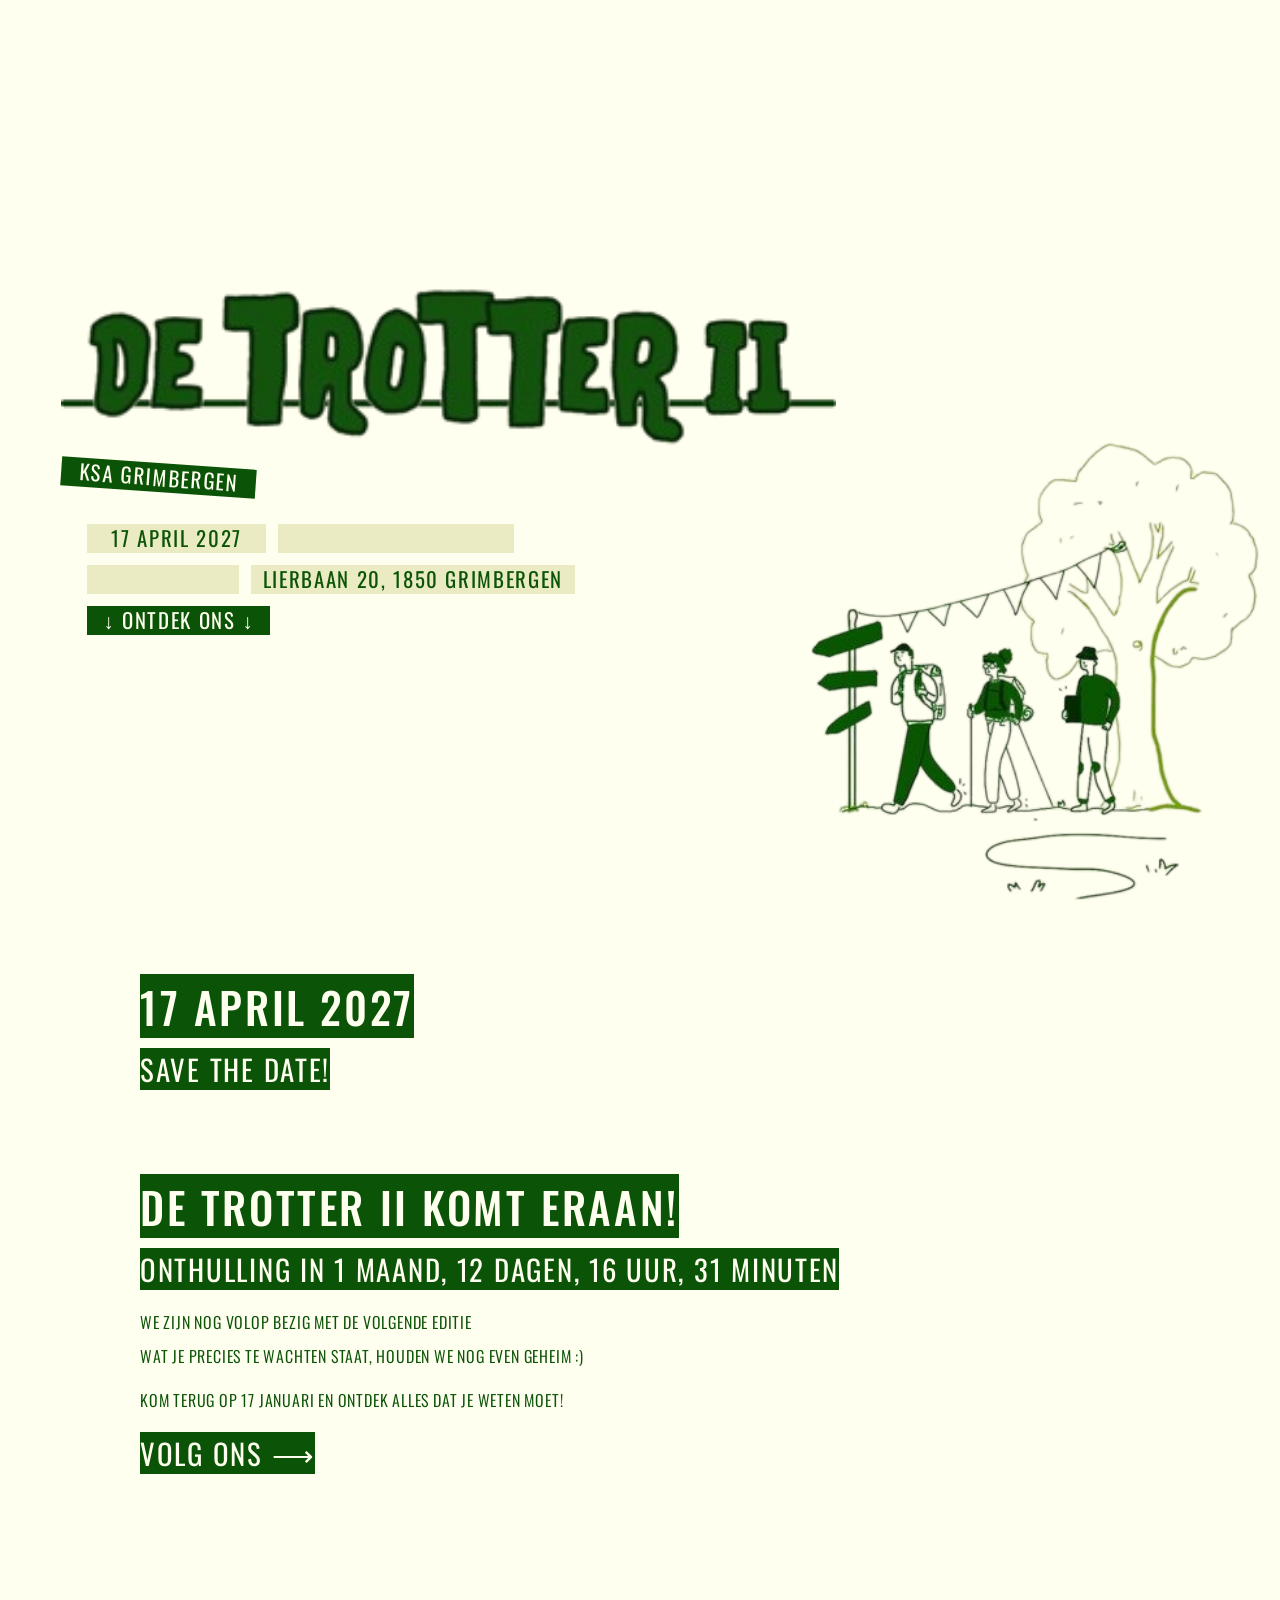
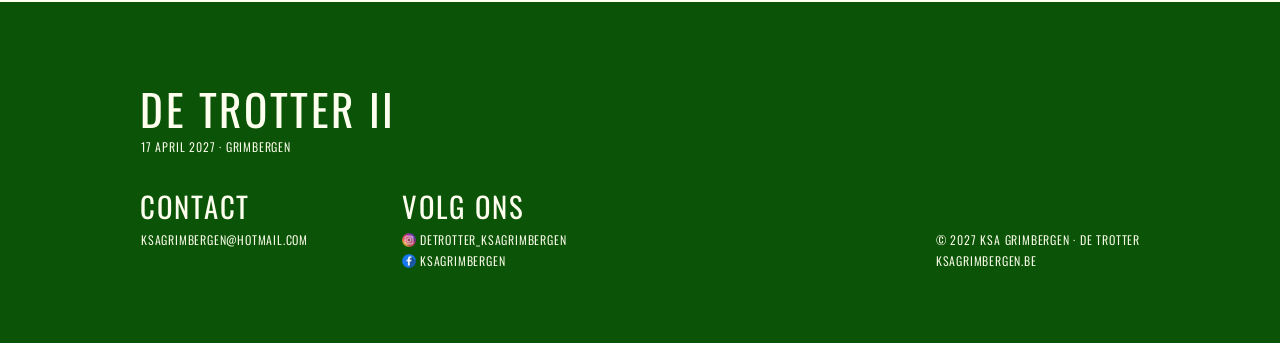
<file: index.html>
<!DOCTYPE html>
<html lang="nl">

<head>
	<meta charset="UTF-8">
	<meta name="viewport" content="width=device-width, initial-scale=1.0">
	<title>Teaserpage</title>

	<link rel="preconnect" href="https://fonts.googleapis.com">
	<link rel="preconnect" href="https://fonts.gstatic.com" crossorigin>
	<link href="https://fonts.googleapis.com/css2?family=Oswald:wght@200..700&display=swap" rel="stylesheet">

	<link rel="stylesheet" href="styles.css">
	<script src="script.js" defer></script>
</head>

<body>
	<div class="hero">
		<div class="hero-text">
			<div class="hero-titel">
				<img class="trotter-titel" src="Afbeeldingen/De_Trotter_II_titel.png" alt="">
				<h3 class="ksa-grimbergen">KSA Grimbergen</h3>
			</div>
			<div class="hero-info">
				<div class="info-row">
					<h3 class="datum">17 April 2027</h3>
					<h3 class="afstand" style="color: transparent;	user-select: none;">6 of 12 km wandelen</h3>
				</div>
				<div class="info-row">
					<h3 class="prijs" style="color: transparent;	user-select: none;">vanaf €9</h3>
					<h3 class="adres">Lierbaan 20, 1850 Grimbergen</h3>
				</div>
				<div class="info-row">
					<a class="ontdek-ons-a" href="#start">
							<button>
							<h3 class="ontdek-ons">&#8595; Ontdek ons &#8595;</h3>
						</button>
					</a>
				</div>
			</div>
		</div>
		<img class="hero-illustration" src="Afbeeldingen/De_Trotter_illustration.png" alt="">
	</div>
	
	<div class="outer-container">
		<h2 id="start">17 april 2027</h2>
		<h4>Save the date! </h4>
		<div class="spacing"></div>

		<h2>De Trotter II komt eraan!</h2>
		<div id="countdown"></div>
		<p>We zijn nog volop bezig met de volgende editie</p>
		<p style="margin-top: 0">Wat je precies te wachten staat, houden we nog even geheim :&#41;</p>
		<p style="margin-bottom: 20px">Kom terug op 17 januari en ontdek alles dat je weten moet!</p>
		<a href="https://www.instagram.com/detrotter_ksagrimbergen" target="_blank">
			<button>Volg ons &#10230</button>
		</a>
		<div class="spacing"></div>
	</div>

	<div class="footer">
		<div class="outer-container">
			<h2 class="footer-title top">De Trotter II</h2>
			<p class="s" style="margin-top: -12px">17 april 2027 &#8729; Grimbergen</p>

			<div class="footer-container">
				<div class="nav-menu">
					<h4>De Trotter</h4>
					<a href="">
						<p class="s">Home</p>
					</a>
					<a href="">
						<p class="s">De Wandeling</p>
					</a>
					<a href="">
						<p class="s">Het Einddorp</p>
					</a>
					<a href="">
						<p class="s">In Een Notendop</p>
					</a>
					<a href="">
						<p class="s">Prijzen</p>
					</a>
					<a href="">
						<p class="s">FAQ</p>
					</a>
				</div>
				
				<div class="contact">
					<h4>Contact</h4>
					<a href="mailto:ksagrimbergen@hotmail.com?subject=De Trotter - Contact via website" target="_blank">
						<p class="s">ksagrimbergen@hotmail.com</p>
					</a>
				</div>

				<div class="volg-ons">
					<h4>Volg ons</h4>
					<a href="https://www.instagram.com/detrotter_ksagrimbergen" target="_blank">
						<img class="icon" src="Icons/instagram.png" alt="instagram logo">
						<p class="s" style="display:inline">detrotter_ksagrimbergen</p>
					</a>
					<a href="https://www.facebook.com/ksagrimbergen" target="_blank">
						<img class="icon" src="Icons/facebook.png" alt="facebook logo">
						<p class="s" style="display:inline">ksagrimbergen</p>
					</a>
				</div>

				<div class="footnote">
					<p class="s" style="margin-top: 0">&#169; 2027 KSA Grimbergen &#8729; De Trotter</p>
					<a href="https://www.ksagrimbergen.be" target="_blank">
						<p class="s">ksagrimbergen.be</p>
					</a>
				</div>
			</div>
		</div>
	</div>
</body>
</html>
</file>
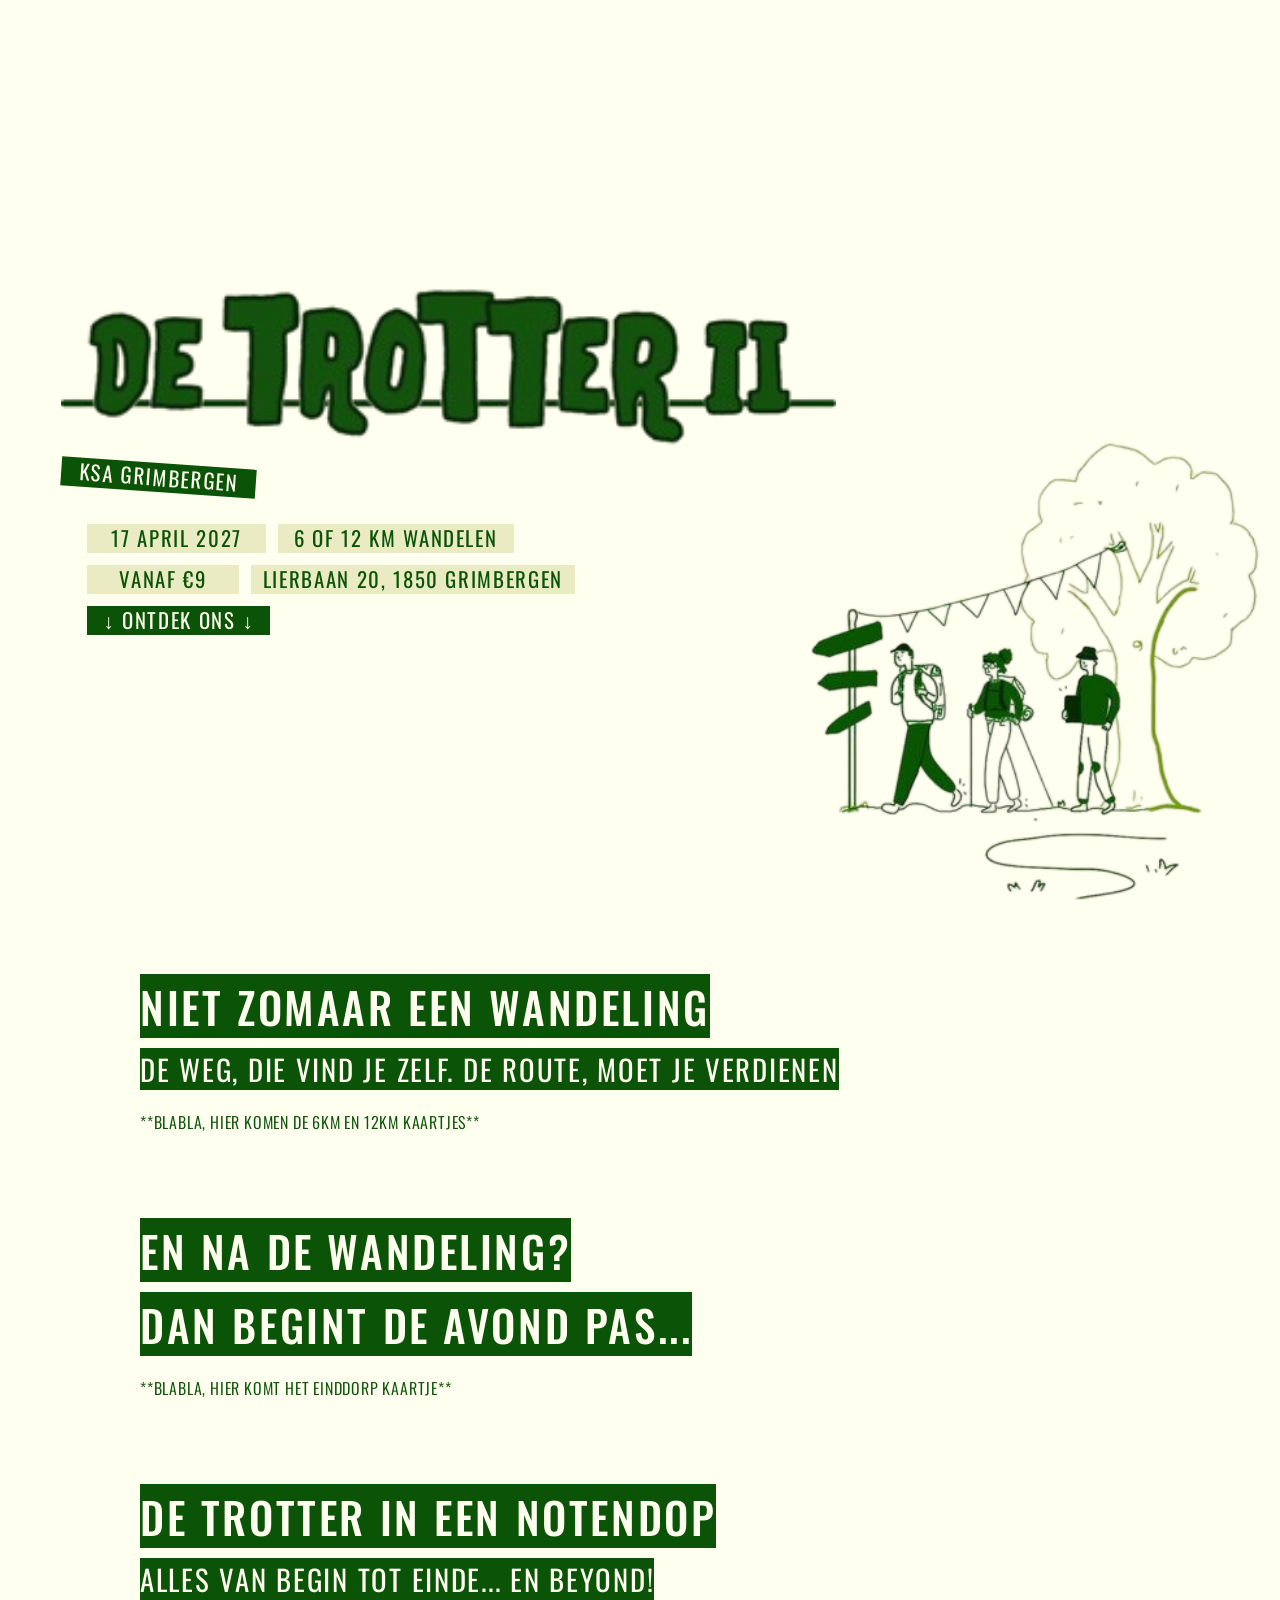
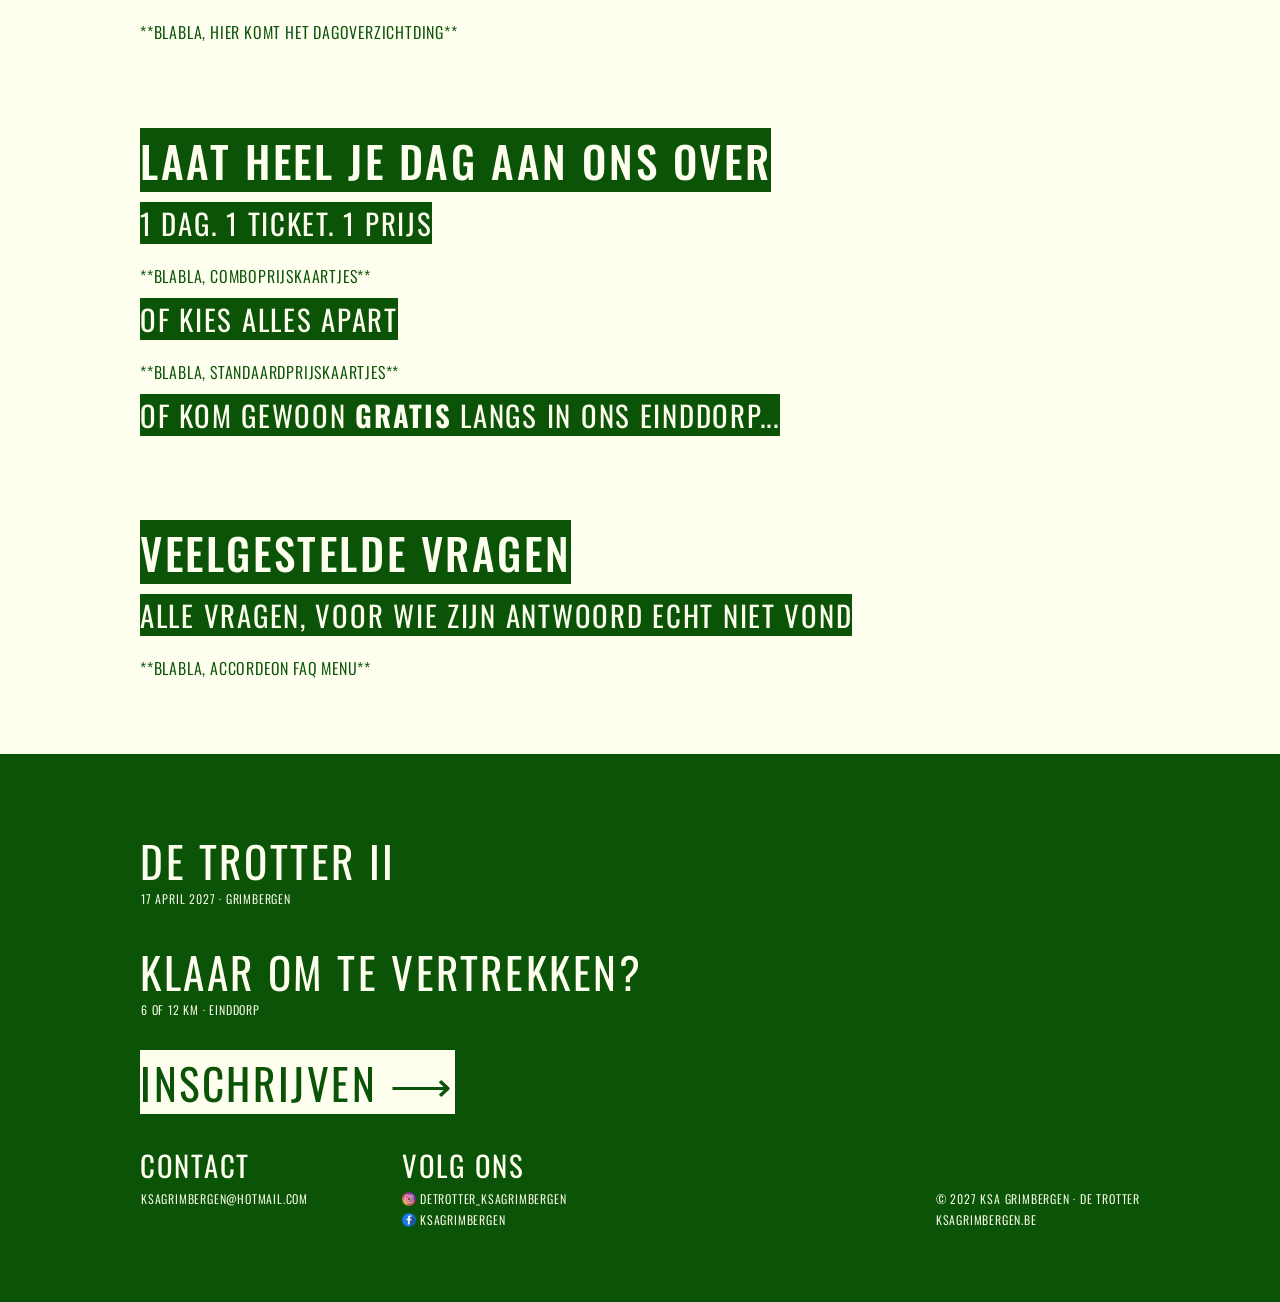
<file: home.html>
<!DOCTYPE html>
<html lang="nl">

<head>
	<meta charset="UTF-8">
	<meta name="viewport" content="width=device-width, initial-scale=1.0">
	<title>Homepage</title>

	<link rel="preconnect" href="https://fonts.googleapis.com">
	<link rel="preconnect" href="https://fonts.gstatic.com" crossorigin>
	<link href="https://fonts.googleapis.com/css2?family=Oswald:wght@200..700&display=swap" rel="stylesheet">

	<link rel="stylesheet" href="styles.css">
	<script src="script.js" defer></script>
</head>

<body>
	<div class="hero">
		<div class="hero-text">
			<div class="hero-titel">
				<img class="trotter-titel" src="Afbeeldingen/De_Trotter_II_titel.png" alt="">
				<h3 class="ksa-grimbergen">KSA Grimbergen</h3>
			</div>
			<div class="hero-info">
				<div class="info-row">
					<h3 class="datum">17 April 2027</h3>
					<h3 class="afstand">6 of 12 km wandelen</h3>
				</div>
				<div class="info-row">
					<h3 class="prijs">vanaf €9</h3>
					<h3 class="adres">Lierbaan 20, 1850 Grimbergen</h3>
				</div>
				<div class="info-row">
					<a class="ontdek-ons-a" href="#start">
							<button>
							<h3 class="ontdek-ons">&#8595; Ontdek ons &#8595;</h3>
						</button>
					</a>
				</div>
			</div>
		</div>
		<img class="hero-illustration" src="Afbeeldingen/De_Trotter_illustration.png" alt="">
	</div>
	
	<div class="outer-container">
		<h2 id="start">Niet zomaar een wandeling</h2>
		<h4>De weg, die vind je zelf. De route, moet je verdienen</h4>
    <p>**blabla, hier komen de 6km en 12km kaartjes**</p>
		<div class="spacing"></div>

		<h2>En na de wandeling?</h2>
    <h2>Dan begint de avond pas...</h2>
		<p>**blabla, hier komt het einddorp kaartje**</p>
		<div class="spacing"></div>

    <h2>De trotter in een notendop</h2>
    <h4>Alles van begin tot einde... en beyond!</h4>
    <p>**blabla, hier komt het dagoverzichtding**</p>
    <div class="spacing"></div>

    <h2>Laat heel je dag aan ons over</h2>
    <h4>1 dag. 1 ticket. 1 prijs</h4>
    <p>**blabla, comboprijskaartjes**</p>
    <h4>Of kies alles apart</h4>
    <p>**blabla, standaardprijskaartjes**</p>
    <h4>Of kom gewoon <span style="font-weight: 800">gratis</span> langs in ons einddorp...</h4>
    <div class="spacing"></div>

    <h2>Veelgestelde vragen</h2>
    <h4>Alle vragen, voor wie zijn antwoord echt niet vond</h4>
    <p>**blabla, accordeon FAQ menu**</p>
	</div>

	<div class="footer">
		<div class="outer-container">
			<h2 class="footer-title top">De Trotter II</h2>
			<p class="s" style="margin-top: -12px">17 april 2027 &#8729; Grimbergen</p>

      <h2 class="footer-title">Klaar om te vertrekken?</h2>
      <p class="s" style="margin-top: -12px">6 of 12 km &#8729; Einddorp</p>

      <h2 class="footer-title" style="background-color: var(--fill-2); color: var(--accent-1) !important;">Inschrijven &#10230</h2>

			<div class="footer-container">
				<div class="nav-menu">
					<h4>De Trotter</h4>
					<a href="">
						<p class="s">Home</p>
					</a>
					<a href="">
						<p class="s">De Wandeling</p>
					</a>
					<a href="">
						<p class="s">Het Einddorp</p>
					</a>
					<a href="">
						<p class="s">In Een Notendop</p>
					</a>
					<a href="">
						<p class="s">Prijzen</p>
					</a>
					<a href="">
						<p class="s">FAQ</p>
					</a>
				</div>
				
				<div class="contact">
					<h4>Contact</h4>
					<a href="mailto:ksagrimbergen@hotmail.com?subject=De Trotter - Contact via website" target="_blank">
						<p class="s">ksagrimbergen@hotmail.com</p>
					</a>
				</div>

				<div class="volg-ons">
					<h4>Volg ons</h4>
					<a href="https://www.instagram.com/detrotter_ksagrimbergen" target="_blank">
						<img class="icon" src="Icons/instagram.png" alt="instagram logo">
						<p class="s" style="display:inline">detrotter_ksagrimbergen</p>
					</a>
					<a href="https://www.facebook.com/ksagrimbergen" target="_blank">
						<img class="icon" src="Icons/facebook.png" alt="facebook logo">
						<p class="s" style="display:inline">ksagrimbergen</p>
					</a>
				</div>

				<div class="footnote">
					<p class="s" style="margin-top: 0">&#169; 2027 KSA Grimbergen &#8729; De Trotter</p>
					<a href="https://www.ksagrimbergen.be" target="_blank">
						<p class="s">ksagrimbergen.be</p>
					</a>
				</div>
			</div>
		</div>
	</div>
</body>
</html>
</file>
<file: styles.css>
:root {
  font-size: clamp(14px, 2vw, 16px);

  --fill-1: #ffffff;
  --fill-2: #ffffef;
  --fill-3: #EAEAC3;

  --text-1: #202020;
  --text-2: #404040;
  --text-3: #808080;
  --text-4: #B0B0B0;
  --text-5: #D0D0D0;

  --accent-1: #0B5407;
  --accent-2: #0f5a9f;

  --trans-time-slow: 600ms ease-in-out;
  --trans-time-med: 300ms ease-in-out;
  --trans-time-fast: 200ms ease-in-out;

  /* Fluid font sizes using clamp() */
  --font-size-s: clamp(0.65rem, 1.5vw, 0.75rem);
  --font-size-p: clamp(0.9rem, 2vw, 1rem);
  --font-size-h6: clamp(1.1rem, 3vw, 1.333rem);
  --font-size-h5: clamp(1.4rem, 4vw, 1.777rem);
  --font-size-h4: clamp(1.3rem, 4vw, 1.8rem);
  --font-size-h3: clamp(1.1rem, 2.4vw, 1.3rem);
  --font-size-h2: clamp(1.9rem, 5vw, 2.7rem);
  --font-size-h1: clamp(3rem, 8vw, 5rem);

  /* Letter spacing */
  --letter-spacing-s: 0.03rem;
  --letter-spacing-p: 0.05rem;
  --letter-spacing-h6: 0.07rem;
  --letter-spacing-h5: 0.06rem;
  --letter-spacing-h4: 0.06em;
  --letter-spacing-h3: 0.08em;
  --letter-spacing-h2: 0.06em;
  --letter-spacing-h1: 0.02rem;

  /* Line heights */
  --line-height-s: 1.4;
  --line-height-p: 1.6;
  --line-height-h6: 1.3;
  --line-height-h5: 1.3;
  --line-height-h4: 1.2;
  --line-height-h3: 1.2;
  --line-height-h2: 1.2;
  --line-height-h1: 1.1;
}

html {
  scroll-behavior: smooth;
}

body {
	margin: 0;
	background-color: #ffffef;
	overflow-x: hidden;
}

.outer-container {
	position: relative;
	width: 80vw;
	min-height: 100px;
	max-width: 1000px;
	margin: 0 auto;
	padding: 64px 0;
}

h2, h4 {
	display: block;
}

h2 {
	display: inline;
	width: fit-content;
	font-family: 'Oswald';
	font-weight: 500;
	font-size: var(--font-size-h2);
	letter-spacing: var(--letter-spacing-h2);
	color: var(--fill-2);
	background-color: var(--accent-1);
	text-transform: uppercase;
}

h3 {
  display: block;
  width: fit-content;
  font-family: 'Oswald', sans-serif;
  font-weight: 400;
  font-size: var(--font-size-h3);
  letter-spacing: var(--letter-spacing-h3);
  line-height: var(--line-height-h3);
  margin: 0;
  color: var(--accent-1);
  background-color: var(--fill-3);
  text-transform: uppercase;
}

h4, button, #days, #hours, #minutes {
	display: inline;
	width: fit-content;
	font-family: 'Oswald';
	font-weight: 400;
	font-size: var(--font-size-h4);
	letter-spacing: var(--letter-spacing-h4);
	color: var(--fill-2);
	background-color: var(--accent-1);
	text-transform: uppercase;
}

h2::before, h4::before,
h2::after, h4::after {
  content: "";
  display: block;
	margin-bottom: 10px;
}

button {
	border: none;
	cursor: pointer;
	transition: var(--trans-time-med);
	padding: 0;
}

button:hover {
	padding: 0 20px;
}

a {
	display: block;
	width: fit-content;
	text-decoration: none;
	border: none;
}

.volg-ons a {
	display: flex;
	align-items: center;
	column-gap: 4px;
	margin-top: -6px;
	margin-bottom: 10px;
}

.volg-ons p {
	margin: 0 !important
}

p {
	display: block;
	width: fit-content;
	font-family: 'Oswald';
	font-weight: 350;
	font-size: var(--font-size-p);
	letter-spacing: var(--letter-spacing-p);
	margin: 0;
	margin-top: 20px;
	margin-bottom: 10px;
	color: var(--accent-1);
	text-transform: uppercase;
}

p.s {
	font-size: var(--font-size-s);
	margin-top: -6px;
	margin-left: 1px;
}

.icon {
	width: 14px;
	height: 14px;
}

.spacing {
	width: 100%;
	height: 64px;
}

@media (max-width: 500px) {
	.spacing {
		height: 48px;
	}
}

.hero {
	position: relative;
	display: grid;
	grid-template-columns: 3fr 2fr;
	width: 100vw;
	min-height: calc(100svh);
	max-width: 1800px;
	max-height: 60vw;
	margin: auto;
}

@media (max-width: 1200px) {
	.hero {
		grid-template-columns: 1fr 1fr;
	}
}

@media (max-width: 800px) {
	.hero {
		grid-template-columns: 1fr;
		max-height: 180vw;
	}
}

.hero-text {
	margin: auto 8%;
	align-self: center;
}

.hero-titel {
	width: 120%;
	height: auto;
}

@media (max-width: 800px) {
	.hero-titel {
		width: 100%;
	}

	.hero-text {
		align-self: end;
		margin-bottom: -120px;
	}
}

.trotter-titel {
	width: 100%;
	height: auto;
}

.ksa-grimbergen {
	rotate: 4deg;
	padding: 2px 18px;
	margin-top: -12px;
	margin-right: 10%;
	justify-self: right;
	color: var(--fill-2);
	background-color: var(--accent-1);
}

.hero-info {
	display: grid;
	grid-template-columns: max-content;
	gap: 12px;
	margin-left: 4%;
	margin-top: 32px;
	align-items: center;
	justify-content: left;
}

.info-row {
	display: grid;
	grid-template-columns: max-content max-content;
	gap: 12px;
}

@media (max-width: 1200px) {
	.info-row {
		grid-template-columns: max-content;
	}
}

.datum, .afstand, .prijs, .adres {
	flex: 0 0 auto;
	width: max-content;
	color: var(--accent-1);
	background-color: var(--fill-3);
}

.datum {
	padding: 2px 24px;
}

.afstand {
	padding: 2px 16px;
	/*color: transparent;			/*moet in de finale versie weg*/
	/*user-select: none;			/*finale: weg*/
}

.prijs {
	padding: 2px 32px;
	/*color: transparent;			/*moet in de finale versie weg*/
	/*user-select: none;			/*finale: weg*/
}

.adres {
	padding: 2px 12px;
}

.ontdek-ons {
	margin: 0;
	padding: 2px 16px;
	letter-spacing: var(--letter-spacing-h3);
	color: var(--fill-2);
	background-color: var(--accent-1);
}

/*.ontdek-ons-a {
	position: absolute;
	justify-self: center;
	bottom: 8px;
}*/

.hero-illustration {
	z-index: -1;
	width: 100%;
	margin-right: 0;
	margin-left: auto;
	margin-bottom: 0;
	margin-top: auto;
}

#start {
	scroll-margin-top: 80px;
}

.footer{
	position: relative;
	width: 100vw;
	min-height: 100px;
	margin: 0;
	background-color: var(--accent-1);
	color: var(--fill-2) !important;
}

.footer * {
	color: var(--fill-2) !important;
}

@media (max-width: 500px) {
	.outer-container.footer {
		padding: 0;
	}
}

.footer-title {
	font-weight: 400;
}

h2.footer-title::before {
	margin-top: 32px;
}

h2.footer-title.top::before {
	margin-top: 0;
}

.footer-container {
	margin-top: 32px;
	display: grid;
  grid-template-columns: 1fr 1fr 2fr;
	grid-template-rows: auto auto;
	column-gap: 24px;
	row-gap: 0;       /*moet 24px zijn bij finale versie*/
}

.nav-menu {
	display: none;		/*moet bij finale weg*/
/*
	grid-column: 1;		/*moet wel bij finale
	grid-row: 1 / 3;
*/
	margin-top: -12px;
}

.contact {
	grid-column: 1;   /*finale: moet 2 zijn*/
	grid-row: 2;      /*finale: moet 1 zijn*/
	margin-top: -12px;
}

.volg-ons {
	grid-column: 2;
	grid-row: 2;
	margin-top: -12px;
}

.footnote {
	grid-column: 3;
	grid-row: 2;
	align-self: end;
	justify-self: right;
	justify-items: right;
}

@media (max-width: 1000px) {
	.footer-container {
		grid-template-columns: 1fr 1fr;
		grid-template-rows: auto auto auto;
	}

	.footnote {
		grid-column: 1 / 3;
		grid-row: 3;
		justify-self: left;
		justify-items: left;
	}
}

@media (max-width: 500px) {
	.footer-container {
		grid-template-columns: 1fr;
		grid-template-rows: auto auto auto auto;
		row-gap: 12px;
	}	

	.nav-menu, .contact, .volg-ons, .footnote{
		grid-column: auto;
		grid-row: auto;
	}
}
</file>
